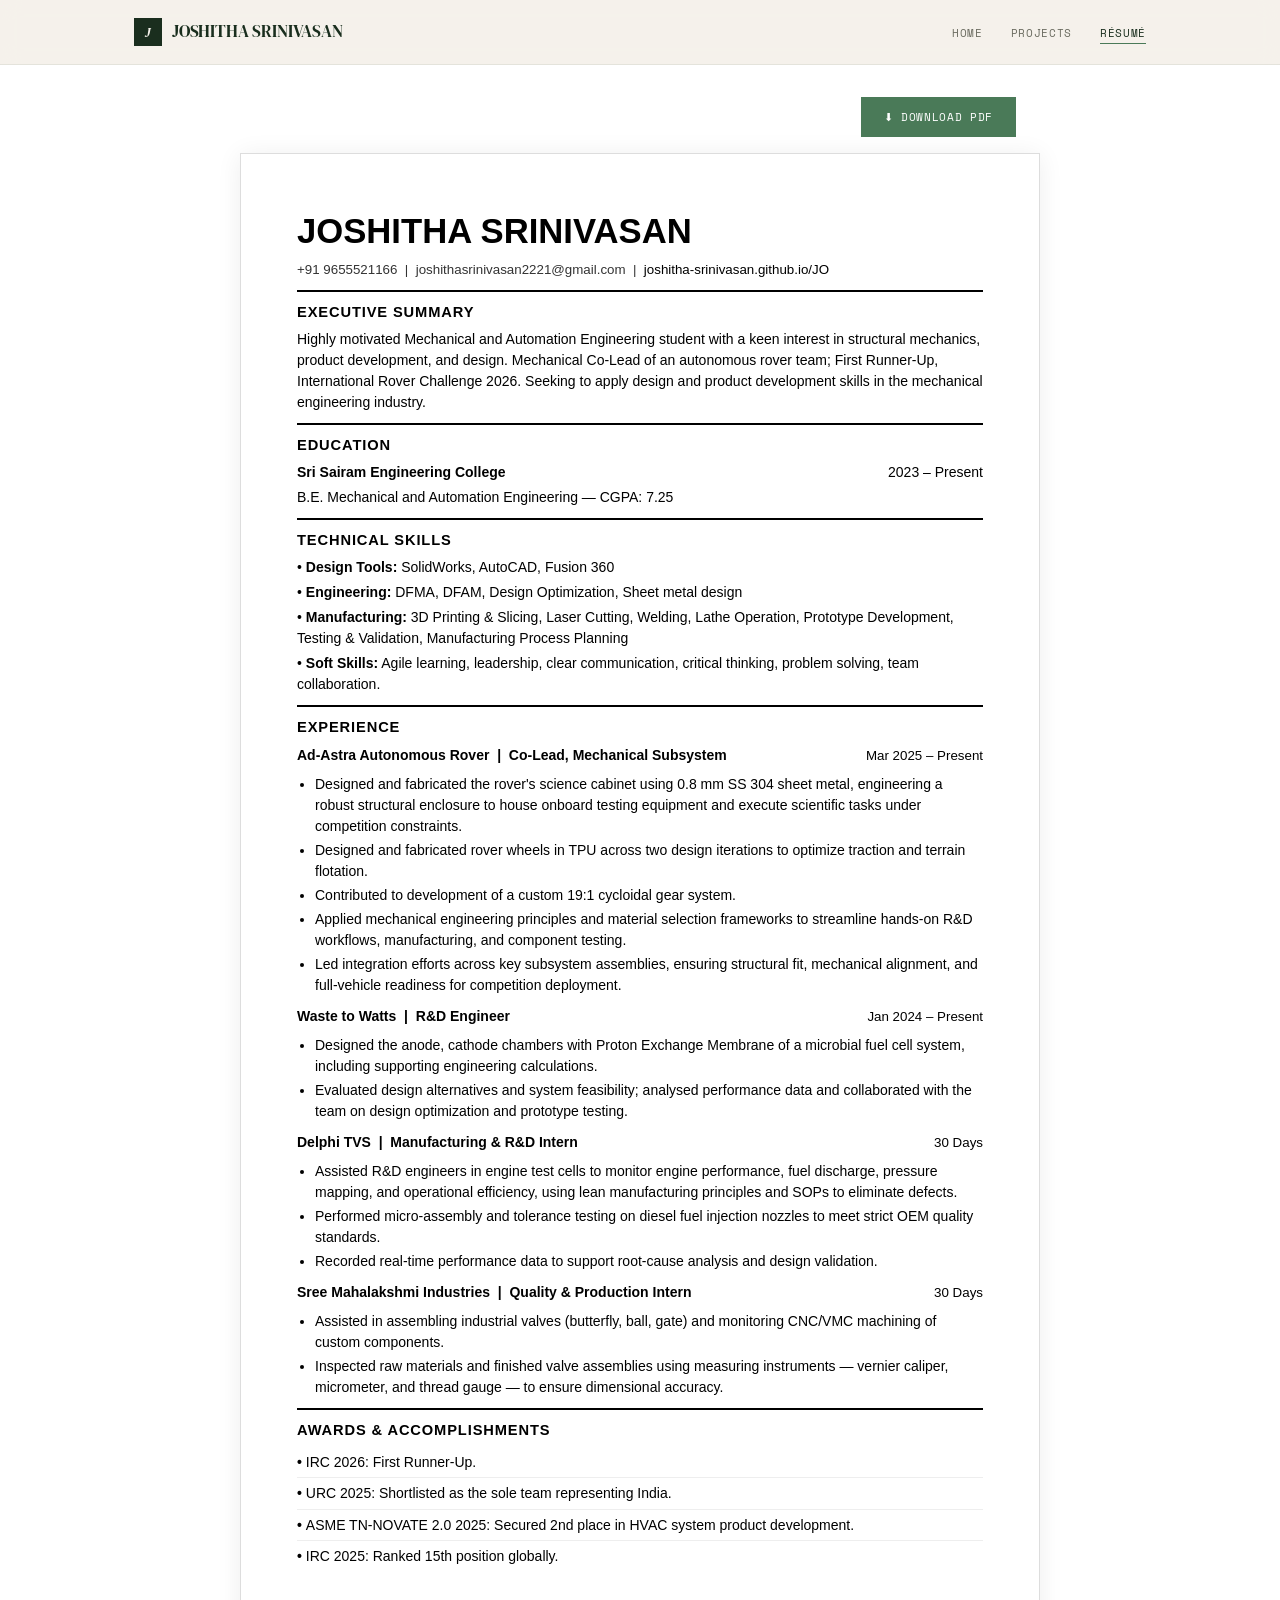
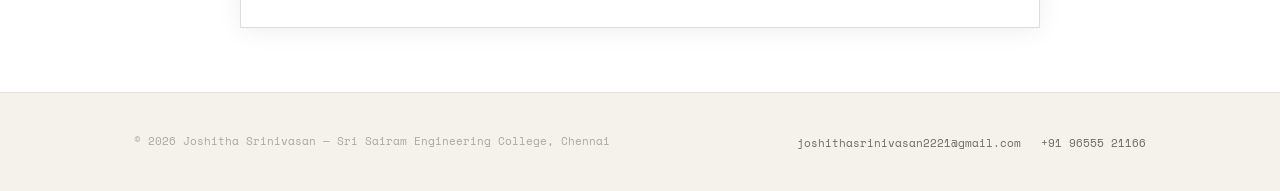
<file: resume.html>
<!DOCTYPE html>
<html lang="en">
<head>
<meta charset="UTF-8">
<meta name="viewport" content="width=device-width,initial-scale=1.0">
<title>Résumé — Joshitha Srinivasan</title>
<link rel="stylesheet" href="style.css">
</head>
<body>

<nav class="nav">
  <div class="wrap nav__inner">
    <a href="index.html" class="nav__logo">
      <div class="nav__logo-mark"><span>J</span></div>
      JOSHITHA SRINIVASAN
    </a>
    <ul class="nav__links">
      <li><a href="index.html">Home</a></li>
      <li><a href="projects.html">Projects</a></li>
      <li><a href="resume.html" aria-current="page">Résumé</a></li>
    </ul>
  </div>
</nav>

<div class="cv-page">
  <div class="cv-bar">
    <button class="btn btn--sage" onclick="window.print()">⬇ Download PDF</button>
  </div>

  <div class="cv">

    <!-- HEADER -->
    <p class="cv-name">JOSHITHA SRINIVASAN</p>
    <p class="cv-contact">
      +91 9655521166 &nbsp;|&nbsp;
      joshithasrinivasan2221@gmail.com &nbsp;|&nbsp;
      <a href="https://joshitha-srinivasan.github.io/JO/index.html" style="color:#000;">joshitha-srinivasan.github.io/JO</a>
    </p>
    <hr class="cv-rule">

    <!-- EXECUTIVE SUMMARY -->
    <p class="cv-sec">Executive Summary</p>
    <div class="cv-body">
      <p>Highly motivated Mechanical and Automation Engineering student with a keen interest in structural mechanics, product development, and design. Mechanical Co-Lead of an autonomous rover team; First Runner-Up, International Rover Challenge 2026. Seeking to apply design and product development skills in the mechanical engineering industry.</p>
    </div>
    <hr class="cv-rule">

    <!-- EDUCATION -->
    <p class="cv-sec">Education</p>
    <div class="cv-body">
      <div style="display:flex;justify-content:space-between;align-items:baseline;">
        <p><strong>Sri Sairam Engineering College</strong></p>
        <p>2023 – Present</p>
      </div>
      <p>B.E. Mechanical and Automation Engineering — CGPA: 7.25</p>
    </div>
    <hr class="cv-rule">

    <!-- TECHNICAL SKILLS -->
    <p class="cv-sec">Technical Skills</p>
    <div class="cv-body">
      <p>• <strong>Design Tools:</strong> SolidWorks, AutoCAD, Fusion 360</p>
      <p>• <strong>Engineering:</strong> DFMA, DFAM, Design Optimization, Sheet metal design</p>
      <p>• <strong>Manufacturing:</strong> 3D Printing &amp; Slicing, Laser Cutting, Welding, Lathe Operation, Prototype Development, Testing &amp; Validation, Manufacturing Process Planning</p>
      <p>• <strong>Soft Skills:</strong> Agile learning, leadership, clear communication, critical thinking, problem solving, team collaboration.</p>
    </div>
    <hr class="cv-rule">

    <!-- EXPERIENCE -->
    <p class="cv-sec">Experience</p>
    <div class="cv-body">

      <!-- Ad-Astra -->
      <div style="display:flex;justify-content:space-between;align-items:baseline;margin-bottom:2px;">
        <p class="cv-role">Ad-Astra Autonomous Rover &nbsp;|&nbsp; Co-Lead, Mechanical Subsystem</p>
        <p style="font-size:10pt;white-space:nowrap;">Mar 2025 – Present</p>
      </div>
      <ul class="cv-list">
        <li>Designed and fabricated the rover's science cabinet using 0.8 mm SS 304 sheet metal, engineering a robust structural enclosure to house onboard testing equipment and execute scientific tasks under competition constraints.</li>
        <li>Designed and fabricated rover wheels in TPU across two design iterations to optimize traction and terrain flotation.</li>
        <li>Contributed to development of a custom 19:1 cycloidal gear system.</li>
        <li>Applied mechanical engineering principles and material selection frameworks to streamline hands-on R&amp;D workflows, manufacturing, and component testing.</li>
        <li>Led integration efforts across key subsystem assemblies, ensuring structural fit, mechanical alignment, and full-vehicle readiness for competition deployment.</li>
      </ul>

      <!-- Waste to Watts -->
      <div style="display:flex;justify-content:space-between;align-items:baseline;margin-top:10px;margin-bottom:2px;">
        <p class="cv-role">Waste to Watts &nbsp;|&nbsp; R&amp;D Engineer</p>
        <p style="font-size:10pt;white-space:nowrap;">Jan 2024 – Present</p>
      </div>
      <ul class="cv-list">
        <li>Designed the anode, cathode chambers with Proton Exchange Membrane of a microbial fuel cell system, including supporting engineering calculations.</li>
        <li>Evaluated design alternatives and system feasibility; analysed performance data and collaborated with the team on design optimization and prototype testing.</li>
      </ul>

      <!-- Delphi TVS -->
      <div style="display:flex;justify-content:space-between;align-items:baseline;margin-top:10px;margin-bottom:2px;">
        <p class="cv-role">Delphi TVS &nbsp;|&nbsp; Manufacturing &amp; R&amp;D Intern</p>
        <p style="font-size:10pt;white-space:nowrap;">30 Days</p>
      </div>
      <ul class="cv-list">
        <li>Assisted R&amp;D engineers in engine test cells to monitor engine performance, fuel discharge, pressure mapping, and operational efficiency, using lean manufacturing principles and SOPs to eliminate defects.</li>
        <li>Performed micro-assembly and tolerance testing on diesel fuel injection nozzles to meet strict OEM quality standards.</li>
        <li>Recorded real-time performance data to support root-cause analysis and design validation.</li>
      </ul>

      <!-- Sree Mahalakshmi Industries -->
      <div style="display:flex;justify-content:space-between;align-items:baseline;margin-top:10px;margin-bottom:2px;">
        <p class="cv-role">Sree Mahalakshmi Industries &nbsp;|&nbsp; Quality &amp; Production Intern</p>
        <p style="font-size:10pt;white-space:nowrap;">30 Days</p>
      </div>
      <ul class="cv-list">
        <li>Assisted in assembling industrial valves (butterfly, ball, gate) and monitoring CNC/VMC machining of custom components.</li>
        <li>Inspected raw materials and finished valve assemblies using measuring instruments — vernier caliper, micrometer, and thread gauge — to ensure dimensional accuracy.</li>
      </ul>

    </div>
    <hr class="cv-rule">

    <!-- AWARDS -->
    <p class="cv-sec">Awards &amp; Accomplishments</p>
    <ul class="cv-achieve">
      <li>IRC 2026: First Runner-Up.</li>
      <li>URC 2025: Shortlisted as the sole team representing India.</li>
      <li>ASME TN-NOVATE 2.0 2025: Secured 2nd place in HVAC system product development.</li>
      <li>IRC 2025: Ranked 15th position globally.</li>
    </ul>

  </div><!-- /cv -->
</div><!-- /cv-page -->

<footer class="site-footer">
  <div class="wrap site-footer__inner">
    <span class="footer-copy">© 2026 Joshitha Srinivasan — Sri Sairam Engineering College, Chennai</span>
    <ul class="footer-links">
      <li><a href="mailto:joshithasrinivasan2221@gmail.com">joshithasrinivasan2221@gmail.com</a></li>
      <li><a href="tel:+919655521166">+91 96555 21166</a></li>
    </ul>
  </div>
</footer>

</body>
</html>
</file>
<file: style.css>
@import url('https://fonts.googleapis.com/css2?family=DM+Serif+Display:ital@0;1&family=DM+Sans:ital,wght@0,300;0,400;0,500;0,600;1,300&family=Space+Mono:wght@400;700&display=swap');

:root {
  --parchment:  #F5F2EB;
  --paper:      #FDFCF9;
  --forest:     #1A2E1E;
  --sage:       #4A7A58;
  --sage-dim:   rgba(74,122,88,0.12);
  --gold:       #C8A84B;
  --ink:        #1E1E1A;
  --muted:      #6B6B60;
  --dim:        #A8A89E;
  --line:       rgba(26,46,30,0.08);
  --line2:      rgba(26,46,30,0.16);
  --surface:    #EEE9DF;
  --surface2:   #E5DFD3;

  --serif: 'DM Serif Display', Georgia, serif;
  --sans:  'DM Sans', sans-serif;
  --mono:  'Space Mono', monospace;

  --maxw: 1140px;
  --gap:  clamp(20px,5vw,64px);
}

*,*::before,*::after{box-sizing:border-box;margin:0;padding:0;}
html{scroll-behavior:smooth;}
@media(prefers-reduced-motion:reduce){html{scroll-behavior:auto;}*{animation-duration:.001ms!important;transition-duration:.001ms!important;}}
body{background:var(--parchment);color:var(--ink);font-family:var(--sans);font-size:16px;line-height:1.6;-webkit-font-smoothing:antialiased;}
img{max-width:100%;display:block;}
a{color:inherit;text-decoration:none;}
::selection{background:var(--sage);color:#fff;}
:focus-visible{outline:2px solid var(--sage);outline-offset:3px;}

.wrap{max-width:var(--maxw);margin:0 auto;padding:0 var(--gap);}

/* NAV */
.nav{position:sticky;top:0;z-index:100;background:rgba(245,242,235,0.93);backdrop-filter:blur(10px);border-bottom:1px solid var(--line);}
.nav__inner{display:flex;align-items:center;justify-content:space-between;height:64px;}
.nav__logo{font-family:var(--serif);font-size:17px;color:var(--forest);letter-spacing:-.01em;display:flex;align-items:center;gap:10px;}
.nav__logo-mark{width:28px;height:28px;background:var(--forest);display:flex;align-items:center;justify-content:center;}
.nav__logo-mark span{font-family:var(--serif);font-size:14px;color:var(--parchment);font-style:italic;}
.nav__links{display:flex;gap:28px;list-style:none;}
.nav__links a{font-family:var(--mono);font-size:11px;letter-spacing:.06em;text-transform:uppercase;color:var(--muted);border-bottom:1px solid transparent;padding-bottom:2px;transition:color .15s,border-color .15s;}
.nav__links a:hover,.nav__links a[aria-current]{color:var(--forest);border-color:var(--sage);}

/* TYPE */
.eyebrow{font-family:var(--mono);font-size:10.5px;letter-spacing:.14em;text-transform:uppercase;color:var(--sage);}
h1{font-family:var(--serif);font-weight:400;font-size:clamp(2.8rem,6.5vw,5.2rem);line-height:1;letter-spacing:-.02em;}
h2{font-family:var(--serif);font-weight:400;font-size:clamp(1.8rem,3.5vw,2.6rem);line-height:1.1;letter-spacing:-.01em;}
h3{font-family:var(--serif);font-weight:400;font-size:clamp(1.15rem,2.2vw,1.5rem);line-height:1.2;}

/* MATERIAL STRIP — signature element */
.mat-strip{display:flex;align-items:center;gap:0;border:1px solid var(--line2);margin-bottom:36px;overflow:hidden;}
.mat-swatch{width:5px;height:100%;align-self:stretch;flex-shrink:0;}
.mat-content{display:flex;align-items:center;gap:20px;padding:11px 18px;flex:1;flex-wrap:wrap;}
.mat-kv{display:flex;flex-direction:column;gap:2px;}
.mat-k{font-family:var(--mono);font-size:9px;letter-spacing:.12em;text-transform:uppercase;color:var(--dim);}
.mat-v{font-family:var(--mono);font-size:12px;font-weight:700;color:var(--forest);}
.mat-div{width:1px;height:32px;background:var(--line2);flex-shrink:0;}

/* SECTIONS */
section{padding:80px 0;}
section.tight{padding:52px 0;}
.rule{border:none;border-top:1px solid var(--line);}

/* BUTTONS */
.btn{display:inline-flex;align-items:center;gap:8px;font-family:var(--mono);font-size:11px;letter-spacing:.06em;text-transform:uppercase;padding:11px 22px;border:1px solid var(--line2);color:var(--ink);transition:background .15s,border-color .15s,color .15s;}
.btn:hover{background:var(--surface2);border-color:var(--line2);}
.btn--primary{background:var(--forest);border-color:var(--forest);color:var(--parchment);}
.btn--primary:hover{background:var(--sage);border-color:var(--sage);}
.btn--sage{background:var(--sage);border-color:var(--sage);color:#fff;}
.btn--sage:hover{background:var(--forest);border-color:var(--forest);}
.btn--outline{border-color:var(--sage);color:var(--sage);}
.btn--outline:hover{background:var(--sage-dim);}

/* IMAGES */
.img-box{background:var(--surface);overflow:hidden;cursor:pointer;display:flex;align-items:center;justify-content:center;}
.img-box img{width:100%;height:100%;object-fit:cover;transition:transform .35s ease;}
.img-box:hover img{transform:scale(1.03);}
.img-box.contain img{object-fit:contain;}

/* PROJECT BLOCKS */
.proj-block{padding:68px 0;border-bottom:1px solid var(--line);}
.proj-block:last-of-type{border-bottom:none;}
.proj-cols{display:grid;grid-template-columns:1fr 1fr;gap:52px;align-items:start;}
@media(max-width:840px){.proj-cols{grid-template-columns:1fr;gap:28px;}}
.proj-num{font-family:var(--serif);font-size:clamp(4rem,7vw,6rem);color:var(--surface2);line-height:1;font-style:italic;margin-bottom:6px;user-select:none;}
.proj-title{font-family:var(--serif);font-size:clamp(1.5rem,2.8vw,2rem);line-height:1.1;color:var(--forest);margin-bottom:24px;}
.proj-body{font-size:.95rem;color:var(--muted);line-height:1.8;font-weight:300;}
.proj-body p{margin-bottom:1em;}
.proj-body p:last-child{margin-bottom:0;}
.proj-body strong{color:var(--ink);font-weight:600;}
.proj-section{font-family:var(--mono);font-size:10px;letter-spacing:.14em;text-transform:uppercase;color:var(--sage);margin:24px 0 8px;}

/* SPECS */
.specs{border:1px solid var(--line2);margin:0 0 20px;}
.spec-row{display:grid;grid-template-columns:148px 1fr;border-bottom:1px solid var(--line);}
.spec-row:last-child{border-bottom:none;}
.spec-k{font-family:var(--mono);font-size:9.5px;letter-spacing:.08em;text-transform:uppercase;color:var(--muted);padding:10px 14px;background:var(--surface);}
.spec-v{font-family:var(--mono);font-size:12px;font-weight:700;color:var(--forest);padding:10px 14px;}

/* TAGS */
.tags{display:flex;flex-wrap:wrap;gap:7px;margin-top:18px;}
.tag{font-family:var(--mono);font-size:10px;padding:4px 10px;border:1px solid var(--line2);color:var(--muted);}

/* TIMELINE */
.timeline-row{display:grid;grid-template-columns:90px 1fr;gap:20px;padding:20px 0;border-top:1px solid var(--line);}
.timeline-row:last-child{border-bottom:1px solid var(--line);}
.t-year{font-family:var(--mono);font-size:11px;color:var(--dim);padding-top:3px;}
.t-h{font-family:var(--serif);font-size:1.05rem;color:var(--forest);}
.t-p{font-size:.88rem;color:var(--muted);margin-top:4px;}
@media(max-width:560px){.timeline-row{grid-template-columns:1fr;gap:4px;}}

/* GALLERY */
.gallery-masonry{columns:3 180px;gap:6px;}
.gallery-masonry .gitem{break-inside:avoid;margin-bottom:6px;cursor:pointer;overflow:hidden;}
.gallery-masonry .gitem img{width:100%;display:block;transition:transform .3s ease;}
.gallery-masonry .gitem:hover img{transform:scale(1.04);}
@media(max-width:580px){.gallery-masonry{columns:2 120px;}}

/* LIGHTBOX */
.lightbox{display:none;position:fixed;inset:0;background:rgba(26,46,30,.96);z-index:200;align-items:center;justify-content:center;}
.lightbox.open{display:flex;}
.lightbox__img{max-width:92vw;max-height:90vh;object-fit:contain;}
.lightbox__close{position:absolute;top:20px;right:24px;font-family:var(--mono);font-size:12px;color:rgba(255,255,255,.4);cursor:pointer;background:none;border:none;letter-spacing:.06em;}
.lightbox__close:hover{color:#fff;}

/* RESUME */
.cv-page{background:#fff;min-height:100vh;padding:32px 0 64px;}
.cv-bar{max-width:800px;margin:0 auto 16px;padding:0 24px;display:flex;justify-content:flex-end;}
.cv{max-width:800px;margin:0 auto;padding:52px 56px;background:#fff;border:1px solid #ddd;box-shadow:0 2px 24px rgba(0,0,0,.07);font-family:'Calibri','Arial',sans-serif;font-size:11pt;line-height:1.45;color:#000;}
.cv-name{font-size:26pt;font-weight:700;color:#000;margin-bottom:4px;}
.cv-subtitle{font-size:10pt;color:#444;margin-bottom:4px;}
.cv-contact{font-size:10pt;color:#333;margin-bottom:8px;}
.cv-rule{border:none;border-top:2.5px solid #000;margin:10px 0;}
.cv-rule-thin{border:none;border-top:1px solid #ccc;margin:8px 0;}
.cv-sec{font-size:11pt;font-weight:700;text-transform:uppercase;letter-spacing:.06em;color:#000;margin-bottom:6px;}
.cv-body{font-size:10.5pt;line-height:1.5;color:#000;}
.cv-body p{margin-bottom:4px;}
.cv-role{font-weight:700;font-size:10.5pt;}
.cv-list{list-style:disc;padding-left:18px;margin:4px 0 10px;}
.cv-list li{font-size:10.5pt;line-height:1.5;margin-bottom:3px;}
.cv-sub{font-weight:700;font-size:10.5pt;margin:8px 0 3px;}
.cv-achieve{list-style:none;padding:0;margin:4px 0;}
.cv-achieve li{font-size:10.5pt;padding:5px 0;border-bottom:1px solid #eee;}
.cv-achieve li:last-child{border-bottom:none;}
.cv-achieve li::before{content:"• ";font-weight:700;}

/* FOOTER */
.site-footer{border-top:1px solid var(--line);padding:36px 0;}
.site-footer__inner{display:flex;justify-content:space-between;align-items:center;flex-wrap:wrap;gap:14px;}
.footer-links{display:flex;gap:20px;list-style:none;}
.footer-links a{font-family:var(--mono);font-size:11px;color:var(--muted);}
.footer-links a:hover{color:var(--sage);}
.footer-copy{font-family:var(--mono);font-size:11px;color:var(--dim);}

@media(max-width:640px){.nav__links{gap:16px;}.nav__links a{font-size:10px;}}
@media print{.nav,.site-footer,.cv-bar{display:none!important;}.cv-page{padding:0;}.cv{border:none;box-shadow:none;max-width:100%;padding:0;}body{background:#fff!important;}}
</file>
